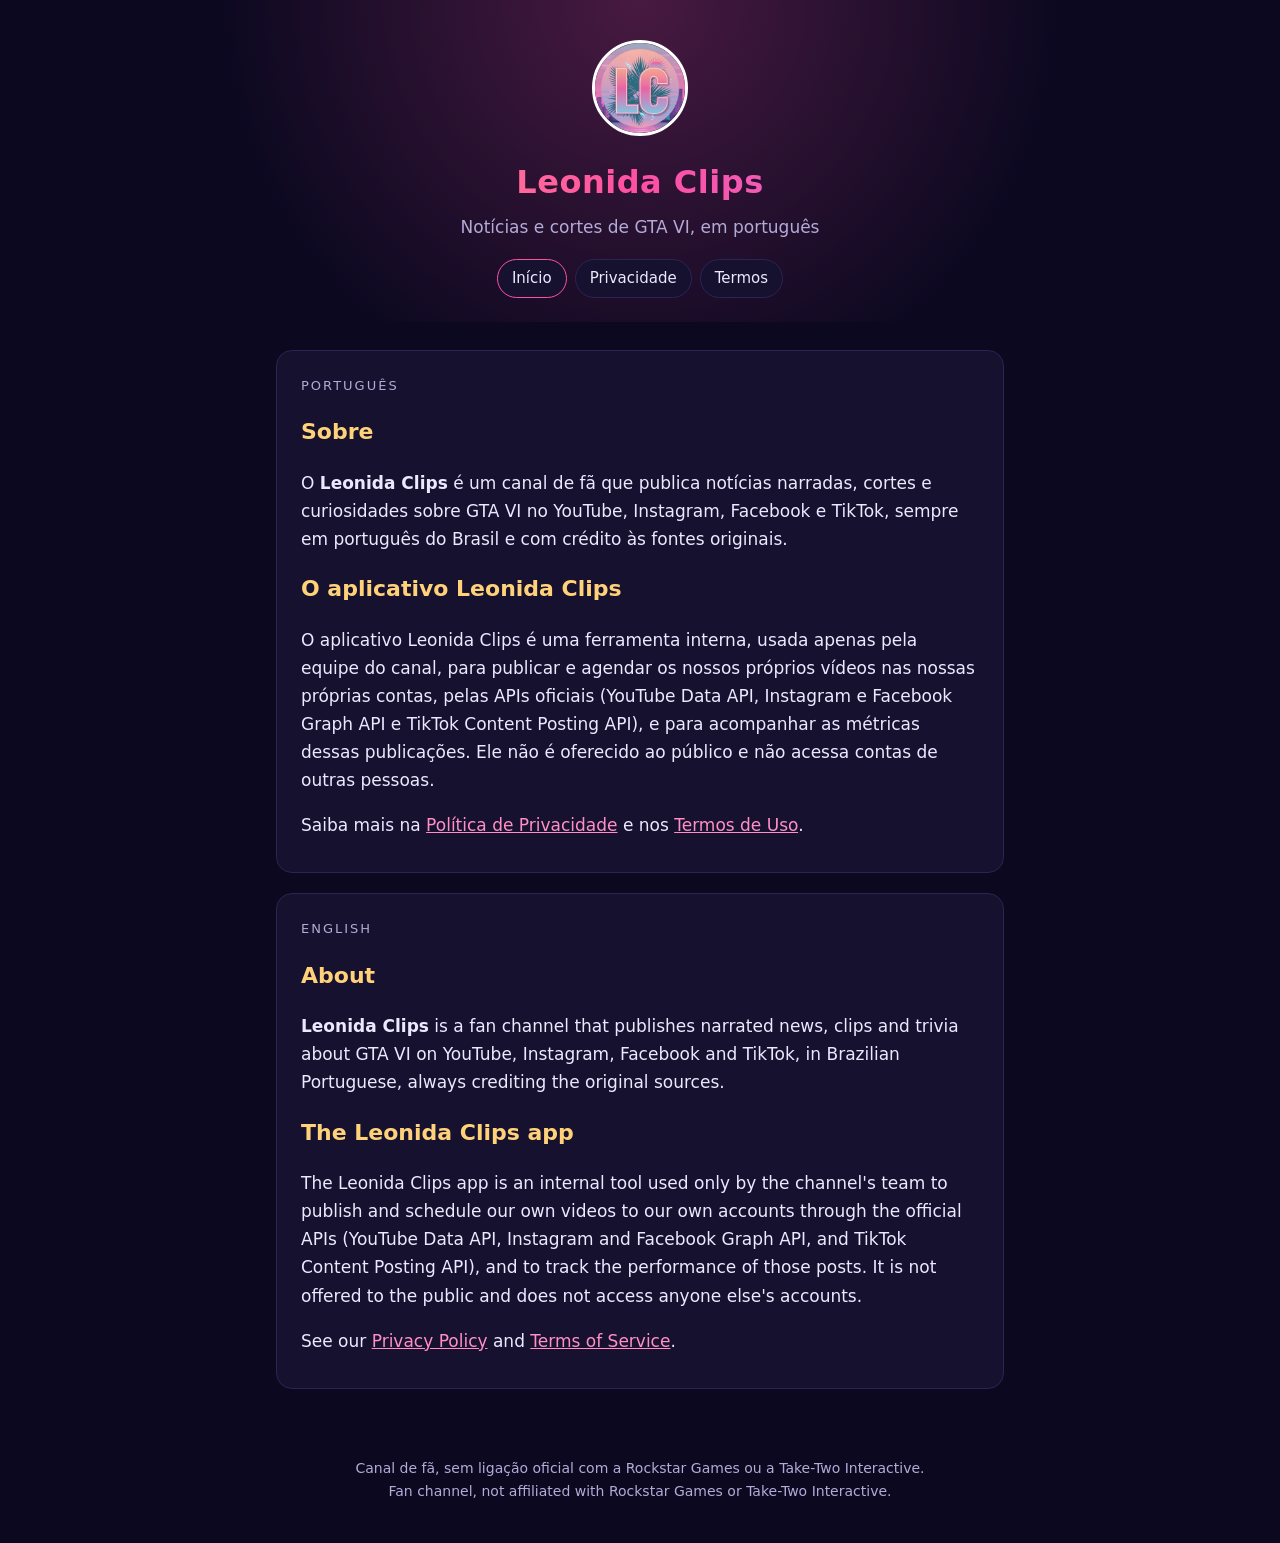
<file: index.html>
<!doctype html>
<html lang="pt-BR">
<head>
<meta charset="utf-8">
<meta name="viewport" content="width=device-width, initial-scale=1">
<meta name="google-site-verification" content="DBEnZgwZemUu2ltw_ojXEs-99wiqJm4-xtxqSbdj_sI" />
<title>Leonida Clips</title>
<meta name="description" content="Leonida Clips: canal de fã com notícias e cortes sobre o novo jogo da Rockstar Games.">
<link rel="icon" href="logo.jpg">
<link rel="stylesheet" href="estilo.css">
</head>
<body>
<header>
  <img src="logo.jpg" alt="Leonida Clips">
  <h1>Leonida Clips</h1>
  <p>Notícias e cortes de GTA VI, em português</p>
  <nav><a class="atual" href="index.html">Início</a><a href="privacidade.html">Privacidade</a><a href="termos.html">Termos</a></nav>
</header>
<main>
  <section>
    <p class="idioma">Português</p>
    <h2>Sobre</h2>
    <p>O <strong>Leonida Clips</strong> é um canal de fã que publica notícias narradas, cortes e curiosidades sobre GTA VI
    no YouTube, Instagram, Facebook e TikTok, sempre em português do Brasil e com crédito às fontes originais.</p>
    <h2>O aplicativo Leonida Clips</h2>
    <p>O aplicativo Leonida Clips é uma ferramenta interna, usada apenas pela equipe do canal, para publicar e agendar
    os nossos próprios vídeos nas nossas próprias contas, pelas APIs oficiais (YouTube Data API, Instagram e Facebook
    Graph API e TikTok Content Posting API), e para acompanhar as métricas dessas publicações.
    Ele não é oferecido ao público e não acessa contas de outras pessoas.</p>
    <p>Saiba mais na <a href="privacidade.html">Política de Privacidade</a> e nos <a href="termos.html">Termos de Uso</a>.</p>
  </section>
  <section>
    <p class="idioma">English</p>
    <h2>About</h2>
    <p><strong>Leonida Clips</strong> is a fan channel that publishes narrated news, clips and trivia about GTA VI on
    YouTube, Instagram, Facebook and TikTok, in Brazilian Portuguese, always crediting the original sources.</p>
    <h2>The Leonida Clips app</h2>
    <p>The Leonida Clips app is an internal tool used only by the channel's team to publish and schedule our own videos
    to our own accounts through the official APIs (YouTube Data API, Instagram and Facebook Graph API, and TikTok
    Content Posting API), and to track the performance of those posts. It is not offered to the public and does not
    access anyone else's accounts.</p>
    <p>See our <a href="privacidade.html">Privacy Policy</a> and <a href="termos.html">Terms of Service</a>.</p>
  </section>
</main>
<footer>Canal de fã, sem ligação oficial com a Rockstar Games ou a Take-Two Interactive.<br>
Fan channel, not affiliated with Rockstar Games or Take-Two Interactive.</footer>
</body>
</html>
</file>
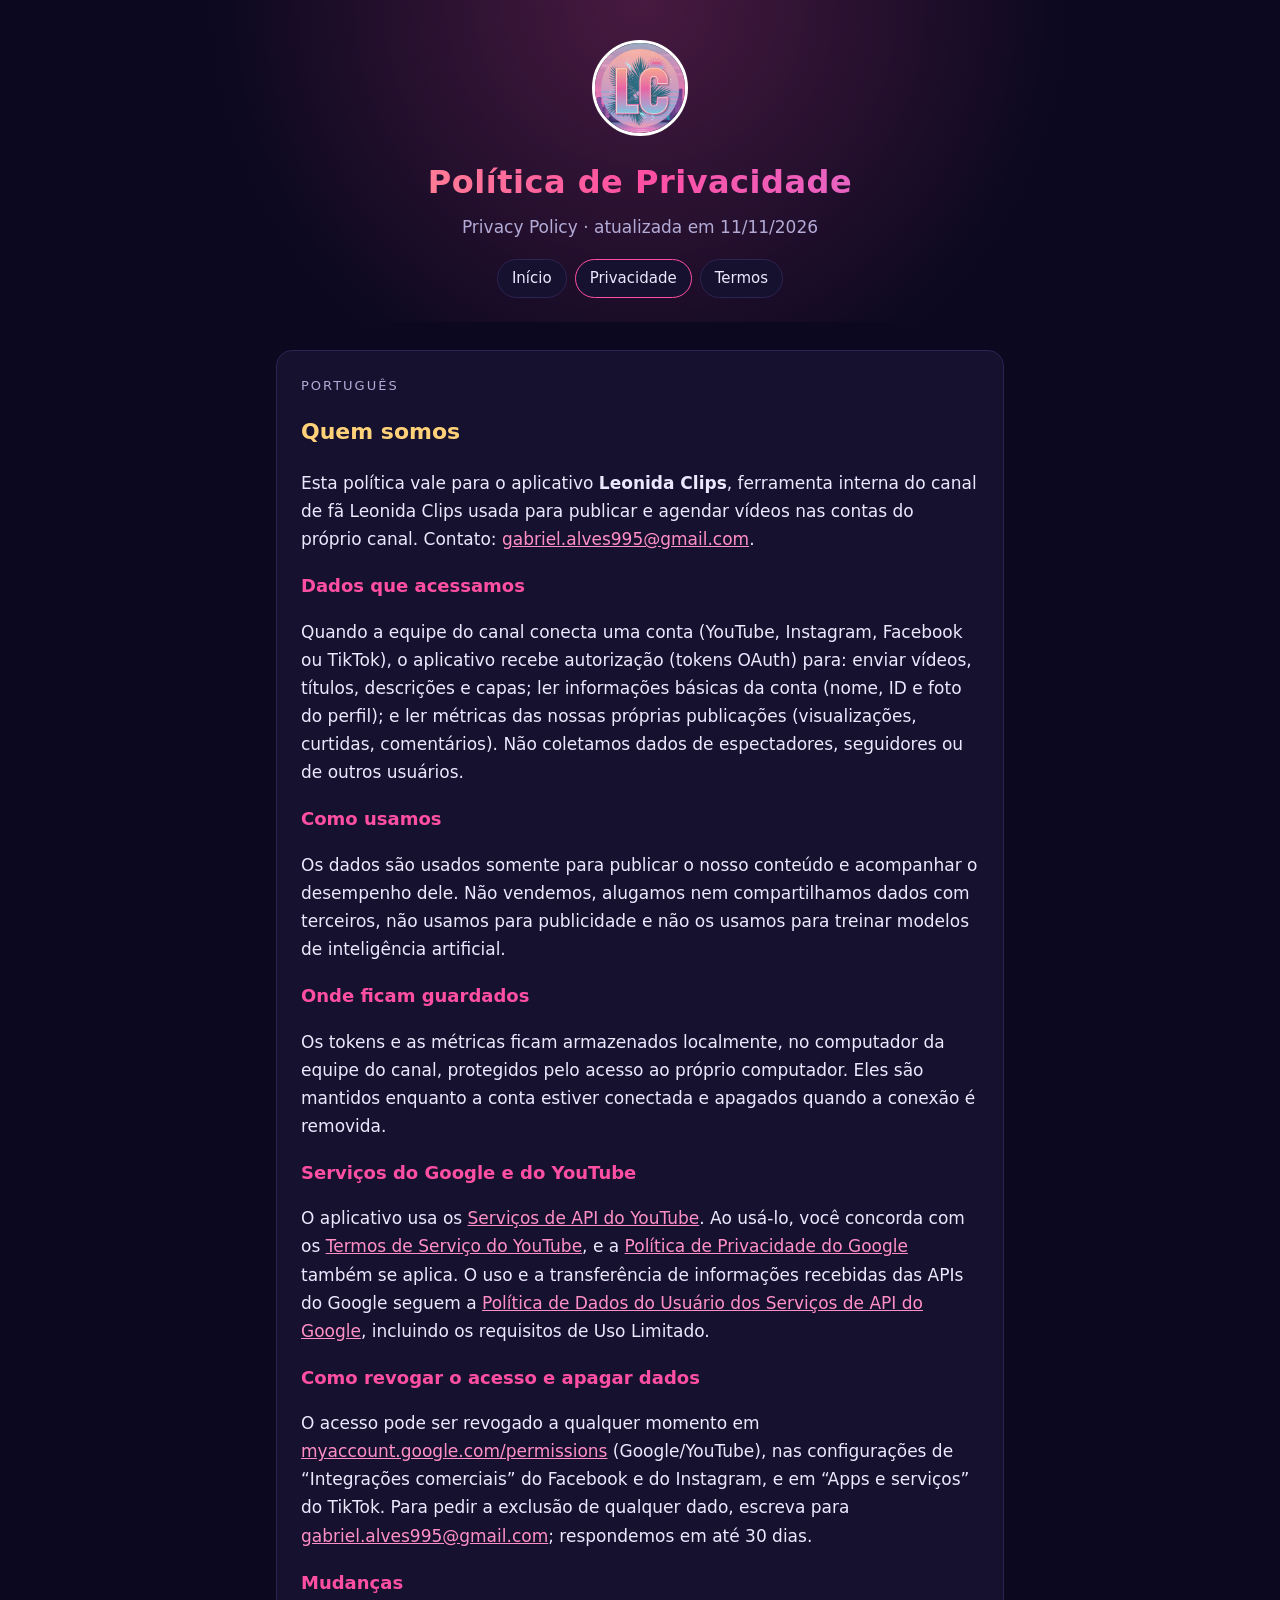
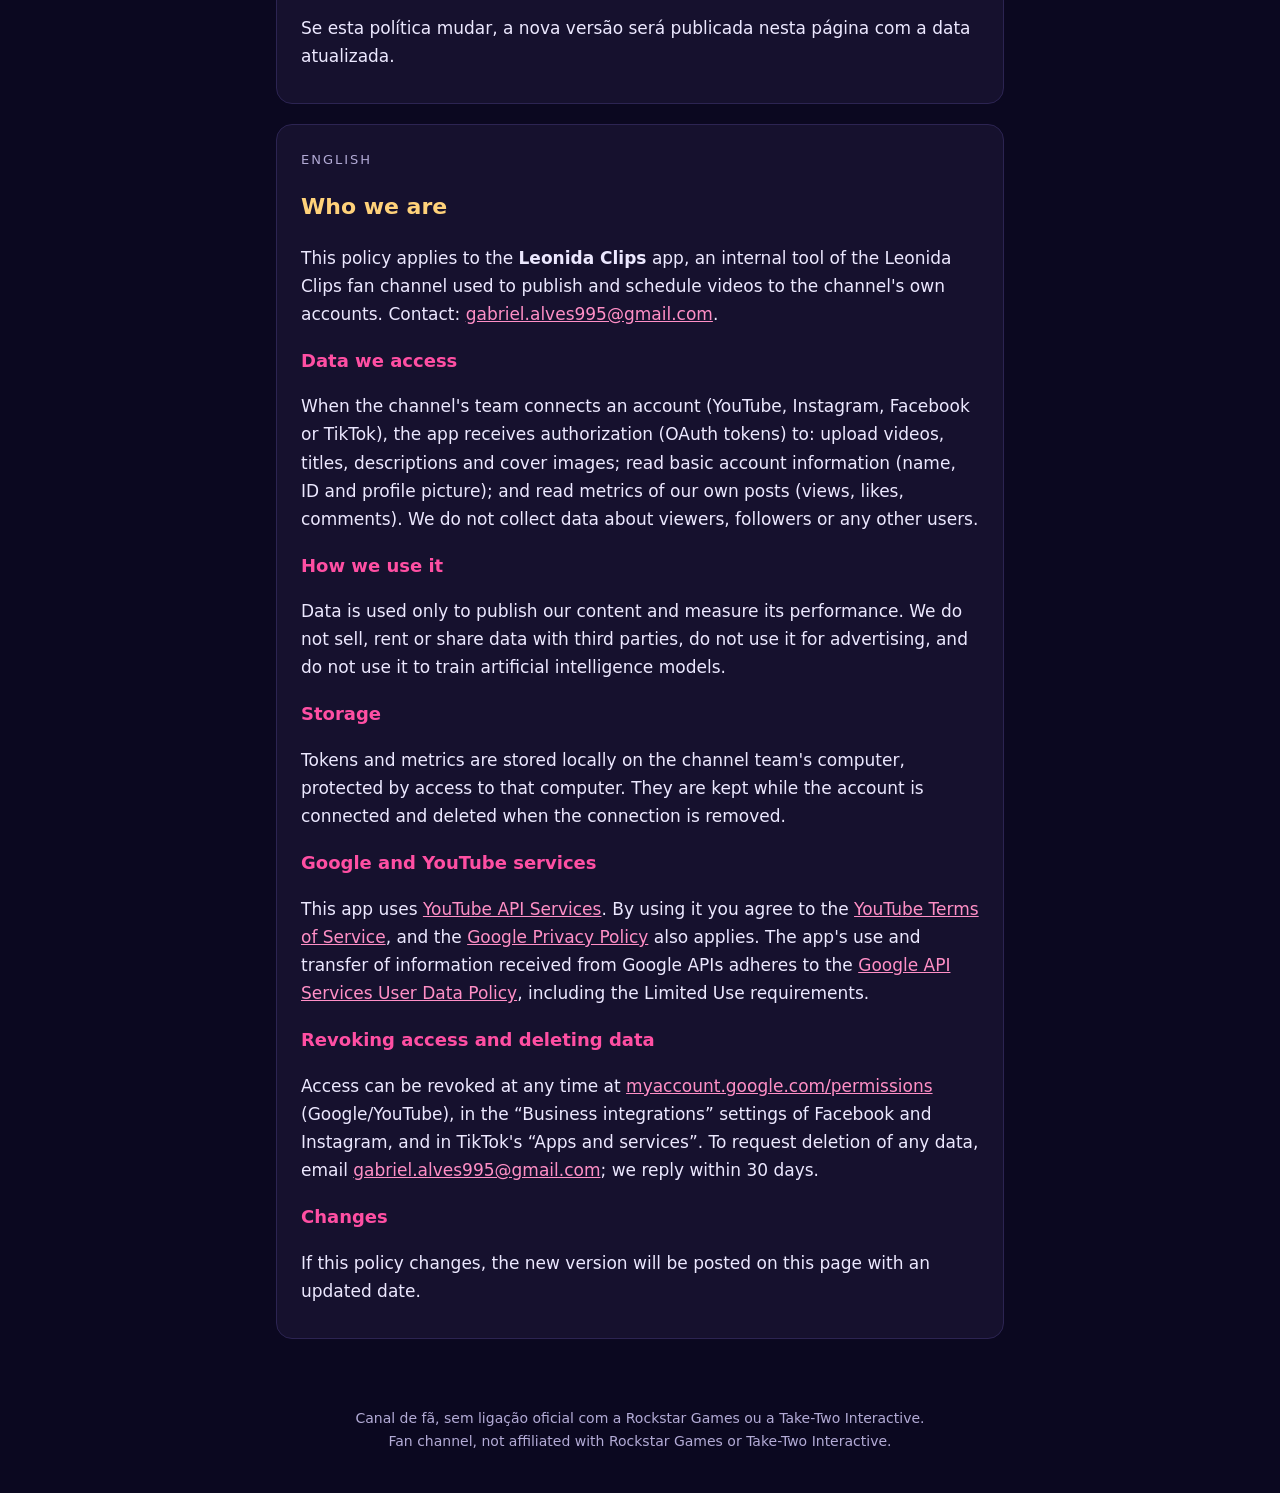
<file: privacidade.html>
<!doctype html>
<html lang="pt-BR">
<head>
<meta charset="utf-8">
<meta name="viewport" content="width=device-width, initial-scale=1">
<title>Política de Privacidade · Leonida Clips</title>
<link rel="icon" href="logo.jpg">
<link rel="stylesheet" href="estilo.css">
</head>
<body>
<header>
  <img src="logo.jpg" alt="Leonida Clips">
  <h1>Política de Privacidade</h1>
  <p>Privacy Policy · atualizada em 11/11/2026</p>
  <nav><a href="index.html">Início</a><a class="atual" href="privacidade.html">Privacidade</a><a href="termos.html">Termos</a></nav>
</header>
<main>
  <section>
    <p class="idioma">Português</p>
    <h2>Quem somos</h2>
    <p>Esta política vale para o aplicativo <strong>Leonida Clips</strong>, ferramenta interna do canal de fã Leonida Clips
    usada para publicar e agendar vídeos nas contas do próprio canal. Contato: <a href="mailto:gabriel.alves995@gmail.com">gabriel.alves995@gmail.com</a>.</p>

    <h3>Dados que acessamos</h3>
    <p>Quando a equipe do canal conecta uma conta (YouTube, Instagram, Facebook ou TikTok), o aplicativo recebe
    autorização (tokens OAuth) para: enviar vídeos, títulos, descrições e capas; ler informações básicas da conta
    (nome, ID e foto do perfil); e ler métricas das nossas próprias publicações (visualizações, curtidas, comentários).
    Não coletamos dados de espectadores, seguidores ou de outros usuários.</p>

    <h3>Como usamos</h3>
    <p>Os dados são usados somente para publicar o nosso conteúdo e acompanhar o desempenho dele. Não vendemos,
    alugamos nem compartilhamos dados com terceiros, não usamos para publicidade e não os usamos para treinar modelos
    de inteligência artificial.</p>

    <h3>Onde ficam guardados</h3>
    <p>Os tokens e as métricas ficam armazenados localmente, no computador da equipe do canal, protegidos pelo acesso
    ao próprio computador. Eles são mantidos enquanto a conta estiver conectada e apagados quando a conexão é removida.</p>

    <h3>Serviços do Google e do YouTube</h3>
    <p>O aplicativo usa os <a href="https://www.youtube.com/t/terms">Serviços de API do YouTube</a>. Ao usá-lo, você
    concorda com os <a href="https://www.youtube.com/t/terms">Termos de Serviço do YouTube</a>, e a
    <a href="https://policies.google.com/privacy">Política de Privacidade do Google</a> também se aplica.
    O uso e a transferência de informações recebidas das APIs do Google seguem a
    <a href="https://developers.google.com/terms/api-services-user-data-policy">Política de Dados do Usuário dos Serviços de API do Google</a>,
    incluindo os requisitos de Uso Limitado.</p>

    <h3>Como revogar o acesso e apagar dados</h3>
    <p>O acesso pode ser revogado a qualquer momento em
    <a href="https://myaccount.google.com/permissions">myaccount.google.com/permissions</a> (Google/YouTube),
    nas configurações de “Integrações comerciais” do Facebook e do Instagram, e em “Apps e serviços” do TikTok.
    Para pedir a exclusão de qualquer dado, escreva para <a href="mailto:gabriel.alves995@gmail.com">gabriel.alves995@gmail.com</a>; respondemos em até
    30 dias.</p>

    <h3>Mudanças</h3>
    <p>Se esta política mudar, a nova versão será publicada nesta página com a data atualizada.</p>
  </section>

  <section>
    <p class="idioma">English</p>
    <h2>Who we are</h2>
    <p>This policy applies to the <strong>Leonida Clips</strong> app, an internal tool of the Leonida Clips fan channel used
    to publish and schedule videos to the channel's own accounts. Contact: <a href="mailto:gabriel.alves995@gmail.com">gabriel.alves995@gmail.com</a>.</p>

    <h3>Data we access</h3>
    <p>When the channel's team connects an account (YouTube, Instagram, Facebook or TikTok), the app receives
    authorization (OAuth tokens) to: upload videos, titles, descriptions and cover images; read basic account
    information (name, ID and profile picture); and read metrics of our own posts (views, likes, comments).
    We do not collect data about viewers, followers or any other users.</p>

    <h3>How we use it</h3>
    <p>Data is used only to publish our content and measure its performance. We do not sell, rent or share data with
    third parties, do not use it for advertising, and do not use it to train artificial intelligence models.</p>

    <h3>Storage</h3>
    <p>Tokens and metrics are stored locally on the channel team's computer, protected by access to that computer.
    They are kept while the account is connected and deleted when the connection is removed.</p>

    <h3>Google and YouTube services</h3>
    <p>This app uses <a href="https://www.youtube.com/t/terms">YouTube API Services</a>. By using it you agree to the
    <a href="https://www.youtube.com/t/terms">YouTube Terms of Service</a>, and the
    <a href="https://policies.google.com/privacy">Google Privacy Policy</a> also applies.
    The app's use and transfer of information received from Google APIs adheres to the
    <a href="https://developers.google.com/terms/api-services-user-data-policy">Google API Services User Data Policy</a>,
    including the Limited Use requirements.</p>

    <h3>Revoking access and deleting data</h3>
    <p>Access can be revoked at any time at
    <a href="https://myaccount.google.com/permissions">myaccount.google.com/permissions</a> (Google/YouTube),
    in the “Business integrations” settings of Facebook and Instagram, and in TikTok's “Apps and services”.
    To request deletion of any data, email <a href="mailto:gabriel.alves995@gmail.com">gabriel.alves995@gmail.com</a>; we reply within 30 days.</p>

    <h3>Changes</h3>
    <p>If this policy changes, the new version will be posted on this page with an updated date.</p>
  </section>
</main>
<footer>Canal de fã, sem ligação oficial com a Rockstar Games ou a Take-Two Interactive.<br>
Fan channel, not affiliated with Rockstar Games or Take-Two Interactive.</footer>
</body>
</html>
</file>
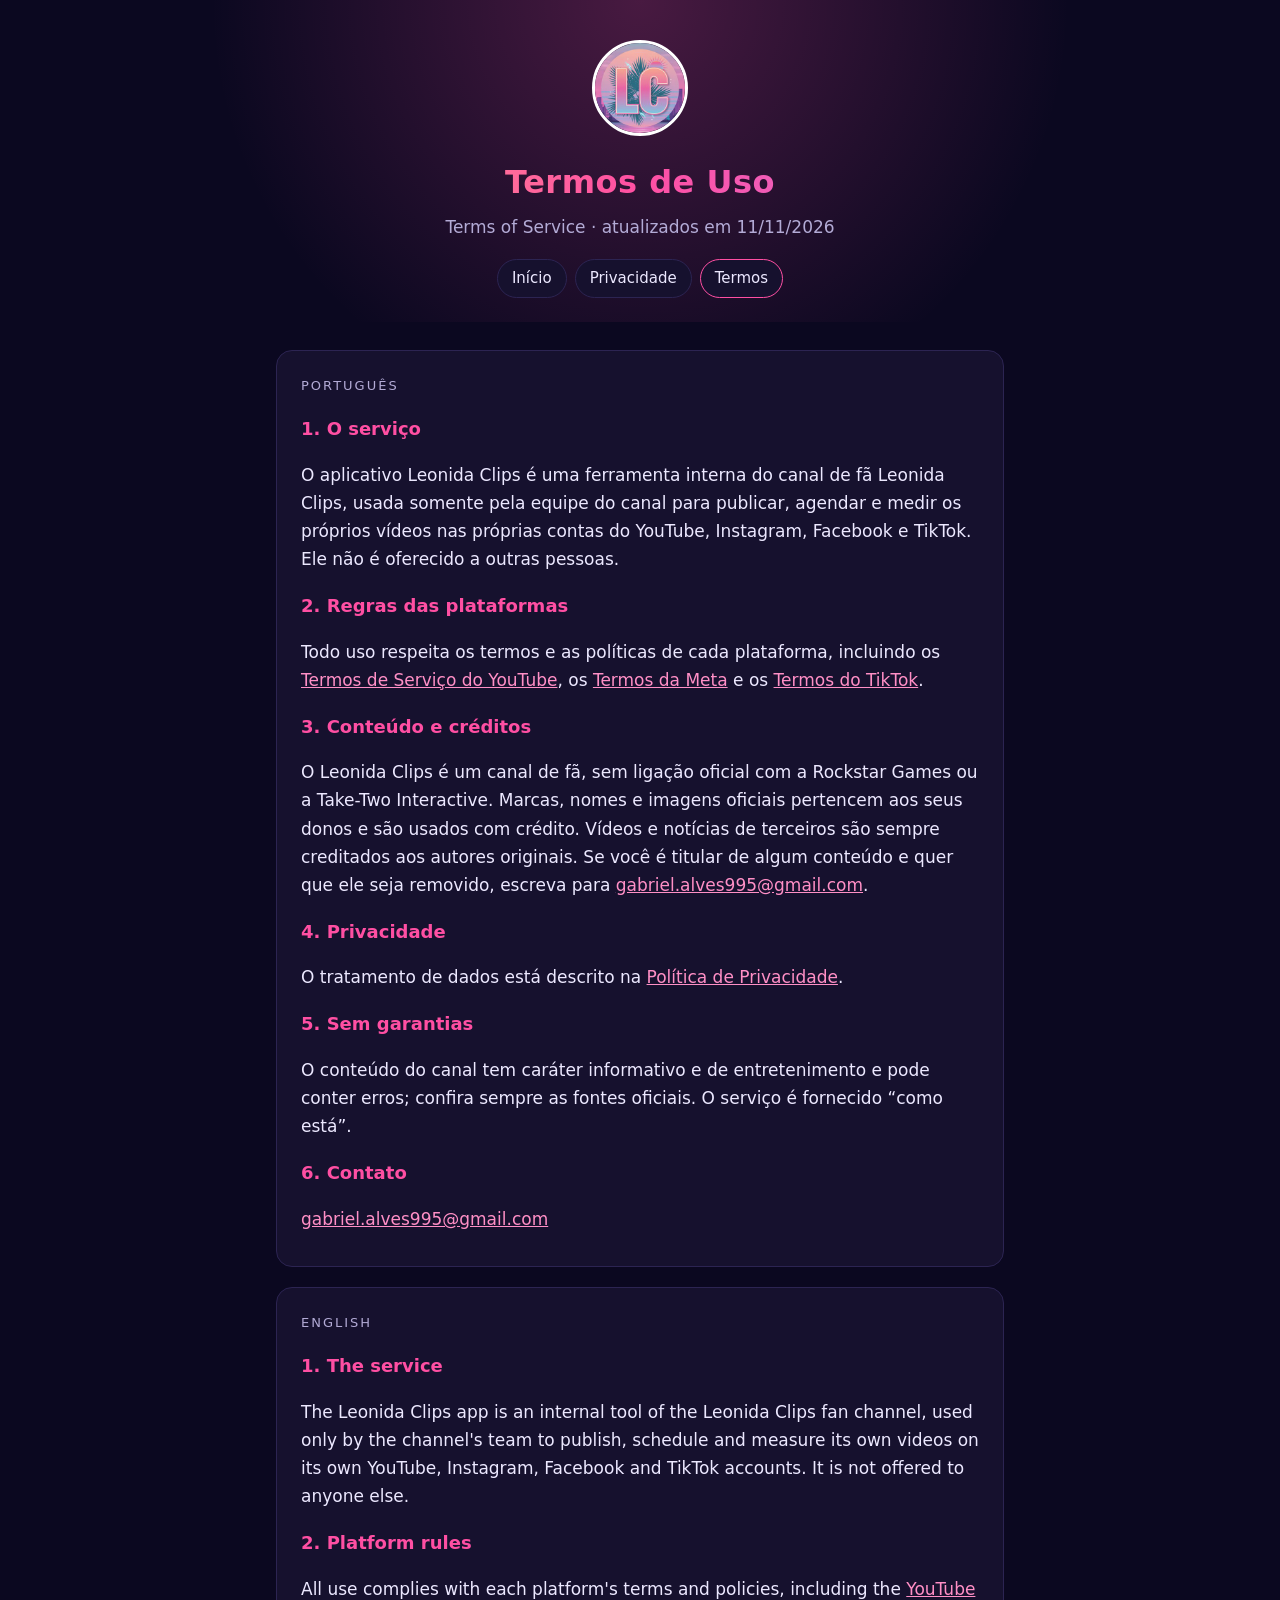
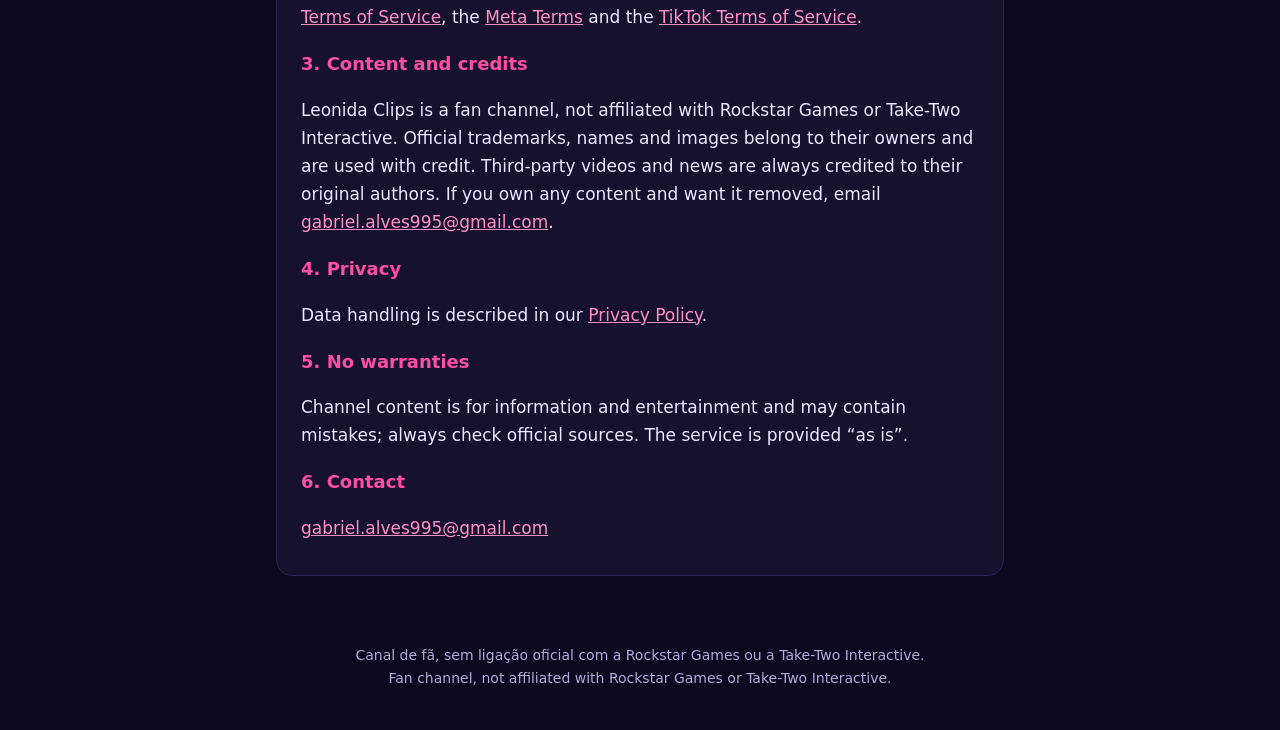
<file: termos.html>
<!doctype html>
<html lang="pt-BR">
<head>
<meta charset="utf-8">
<meta name="viewport" content="width=device-width, initial-scale=1">
<title>Termos de Uso · Leonida Clips</title>
<link rel="icon" href="logo.jpg">
<link rel="stylesheet" href="estilo.css">
</head>
<body>
<header>
  <img src="logo.jpg" alt="Leonida Clips">
  <h1>Termos de Uso</h1>
  <p>Terms of Service · atualizados em 11/11/2026</p>
  <nav><a href="index.html">Início</a><a href="privacidade.html">Privacidade</a><a class="atual" href="termos.html">Termos</a></nav>
</header>
<main>
  <section>
    <p class="idioma">Português</p>
    <h3>1. O serviço</h3>
    <p>O aplicativo Leonida Clips é uma ferramenta interna do canal de fã Leonida Clips, usada somente pela equipe do
    canal para publicar, agendar e medir os próprios vídeos nas próprias contas do YouTube, Instagram, Facebook e
    TikTok. Ele não é oferecido a outras pessoas.</p>
    <h3>2. Regras das plataformas</h3>
    <p>Todo uso respeita os termos e as políticas de cada plataforma, incluindo os
    <a href="https://www.youtube.com/t/terms">Termos de Serviço do YouTube</a>, os
    <a href="https://www.facebook.com/terms">Termos da Meta</a> e os
    <a href="https://www.tiktok.com/legal/terms-of-service">Termos do TikTok</a>.</p>
    <h3>3. Conteúdo e créditos</h3>
    <p>O Leonida Clips é um canal de fã, sem ligação oficial com a Rockstar Games ou a Take-Two Interactive. Marcas,
    nomes e imagens oficiais pertencem aos seus donos e são usados com crédito. Vídeos e notícias de terceiros são
    sempre creditados aos autores originais. Se você é titular de algum conteúdo e quer que ele seja removido, escreva
    para <a href="mailto:gabriel.alves995@gmail.com">gabriel.alves995@gmail.com</a>.</p>
    <h3>4. Privacidade</h3>
    <p>O tratamento de dados está descrito na <a href="privacidade.html">Política de Privacidade</a>.</p>
    <h3>5. Sem garantias</h3>
    <p>O conteúdo do canal tem caráter informativo e de entretenimento e pode conter erros; confira sempre as fontes
    oficiais. O serviço é fornecido “como está”.</p>
    <h3>6. Contato</h3>
    <p><a href="mailto:gabriel.alves995@gmail.com">gabriel.alves995@gmail.com</a></p>
  </section>
  <section>
    <p class="idioma">English</p>
    <h3>1. The service</h3>
    <p>The Leonida Clips app is an internal tool of the Leonida Clips fan channel, used only by the channel's team to
    publish, schedule and measure its own videos on its own YouTube, Instagram, Facebook and TikTok accounts. It is not
    offered to anyone else.</p>
    <h3>2. Platform rules</h3>
    <p>All use complies with each platform's terms and policies, including the
    <a href="https://www.youtube.com/t/terms">YouTube Terms of Service</a>, the
    <a href="https://www.facebook.com/terms">Meta Terms</a> and the
    <a href="https://www.tiktok.com/legal/terms-of-service">TikTok Terms of Service</a>.</p>
    <h3>3. Content and credits</h3>
    <p>Leonida Clips is a fan channel, not affiliated with Rockstar Games or Take-Two Interactive. Official trademarks,
    names and images belong to their owners and are used with credit. Third-party videos and news are always credited
    to their original authors. If you own any content and want it removed, email
    <a href="mailto:gabriel.alves995@gmail.com">gabriel.alves995@gmail.com</a>.</p>
    <h3>4. Privacy</h3>
    <p>Data handling is described in our <a href="privacidade.html">Privacy Policy</a>.</p>
    <h3>5. No warranties</h3>
    <p>Channel content is for information and entertainment and may contain mistakes; always check official sources.
    The service is provided “as is”.</p>
    <h3>6. Contact</h3>
    <p><a href="mailto:gabriel.alves995@gmail.com">gabriel.alves995@gmail.com</a></p>
  </section>
</main>
<footer>Canal de fã, sem ligação oficial com a Rockstar Games ou a Take-Two Interactive.<br>
Fan channel, not affiliated with Rockstar Games or Take-Two Interactive.</footer>
</body>
</html>
</file>
<file: estilo.css>
:root { --fundo: #0b0820; --cartao: #16112e; --texto: #ece8ff; --suave: #b3abd6; --rosa: #ff4fa3; --amarelo: #ffd27a; }
* { box-sizing: border-box; }
body { margin: 0; background: var(--fundo); color: var(--texto); font: 17px/1.65 system-ui, -apple-system, "Segoe UI", Roboto, sans-serif; }
header { padding: 40px 16px 24px; text-align: center; background: radial-gradient(circle at 50% 0, rgba(255,79,163,.25), transparent 60%); }
header img { width: 96px; height: 96px; border-radius: 50%; border: 3px solid #fff; }
header h1 { margin: 12px 0 4px; font-size: 32px; letter-spacing: .5px;
  background: linear-gradient(90deg, var(--amarelo), var(--rosa), #b98cff); -webkit-background-clip: text; background-clip: text; color: transparent; }
header p { margin: 0; color: var(--suave); }
nav { display: flex; gap: 8px; justify-content: center; flex-wrap: wrap; margin-top: 18px; }
nav a { color: var(--texto); text-decoration: none; padding: 6px 14px; border-radius: 999px; background: var(--cartao); border: 1px solid #2c2452; font-size: 15px; }
nav a:hover, nav a.atual { border-color: var(--rosa); }
main { max-width: 760px; margin: 0 auto; padding: 8px 16px 48px; }
section { background: var(--cartao); border: 1px solid #2c2452; border-radius: 16px; padding: 8px 24px 16px; margin: 20px 0; }
h2 { color: var(--amarelo); font-size: 22px; }
h3 { color: var(--rosa); font-size: 18px; margin-bottom: 4px; }
a { color: #ff8fc6; }
.idioma { font-size: 13px; text-transform: uppercase; letter-spacing: 2px; color: var(--suave); margin-top: 16px; }
footer { text-align: center; color: var(--suave); font-size: 14px; padding: 0 16px 40px; }
</file>
